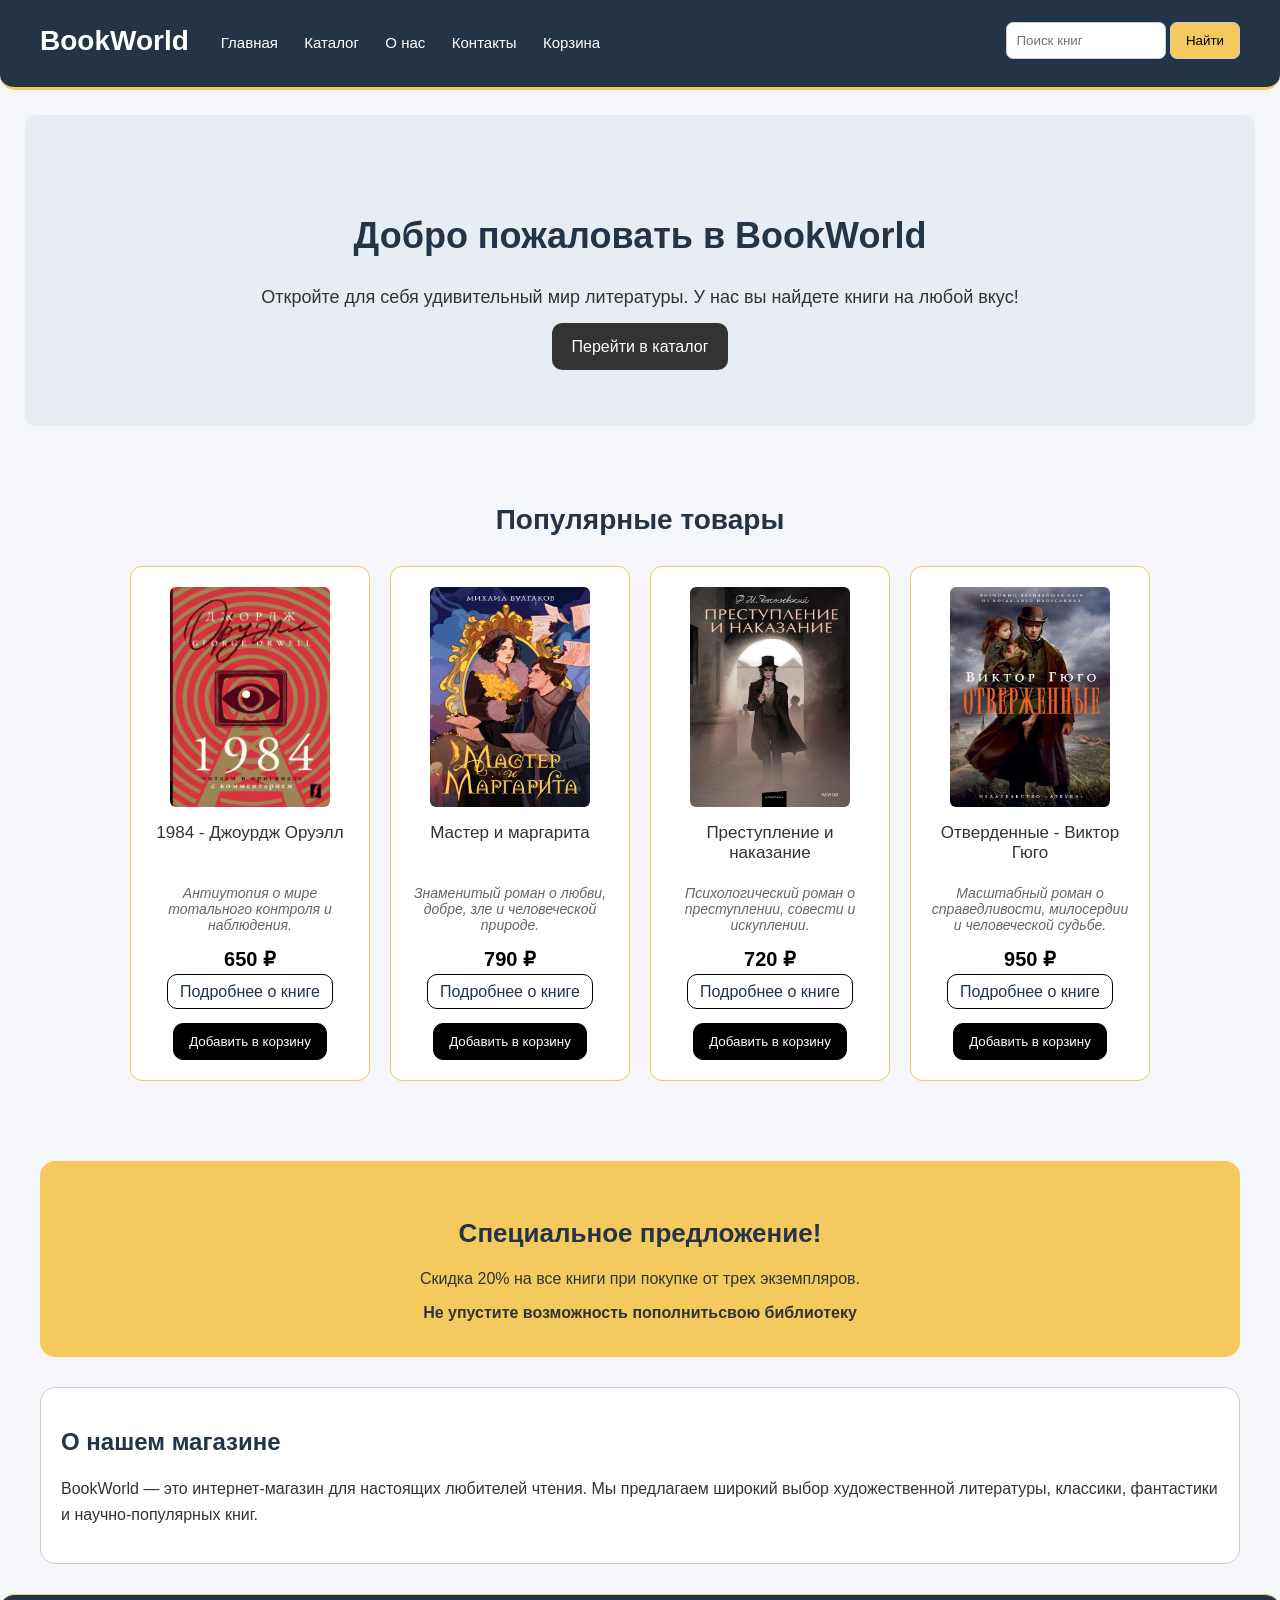
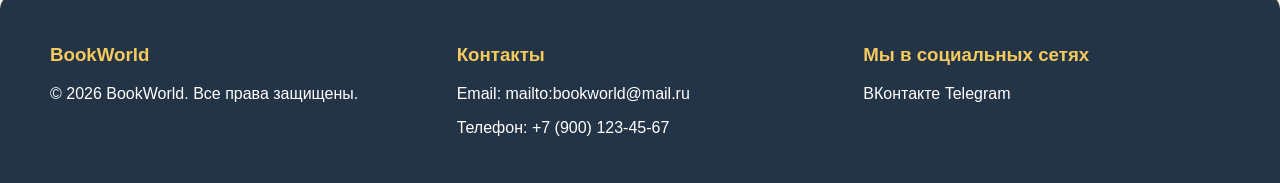
<file: Index.html>
<!DOCTYPE html>
<html lang="en">
<head>
    <meta charset="UTF-8">
    <meta name="viewport" content="width=device-width, initial-scale=1.0">
    <title>Document</title>
    <link href="https://fonts.googleapis.com/css2?family=Roboto:wght@400;500;700&display=swap" rel="stylesheet">
    <link rel="stylesheet" href="style.css">
</head>
<body>
    <header class="header">
        <div class="logo">BookWorld</div>

        <nav class="navigation">
            <a href="#">Главная</a>
            <a href="catalog.html">Каталог</a>
            <a href="#about">О нас</a>
            <a href="#contacts">Контакты</a>
            <a href="#cart">Корзина</a>
        </nav>

        <form class="search">
            <input type="text" placeholder="Поиск книг">
            <button type="submit">Найти</button>
        </form>
    </header>
    <main>
        <section class="welcome">
            <h1>Добро пожаловать в BookWorld</h1>
            <p> Откройте для себя удивительный мир литературы. У нас вы найдете книги на любой вкус!</p>
            <a href="#catalog" class="catalog-button">Перейти в каталог</a>
        </section>

        <section class="catalog">
            <h2>Популярные товары</h2>
            <div class="products">
                <article class="product"> 
                    <img src="1984.jpg" alt="1984 - Джоурдж Оруэлл">
                    <p class="product-title">1984 - Джоурдж Оруэлл</p>
                    <p class="product-summary">Антиутопия о мире тотального контроля и наблюдения. </p>
                    <p class="product-price"> 650 ₽</p>
                    <a href="book-1984.html" class="product-detail-link"> Подробнее о книге</a>
                    <p class="product-action"><button type="button">Добавить в корзину</button></p>
                </article>

                <article class="product">
                    <img src="master.jpg" alt="Мастер и маргарита">
                    <p class="product-title">Мастер и маргарита</p>
                    <p class="product-summary">Знаменитый роман о любви, добре, зле и человеческой природе.</p>
                    <p class="product-price">790 ₽</p>
                    <a href="book-master.html" class="product-detail-link">Подробнее о книге</a>
                    <p class="product-action"><button type="button">Добавить в корзину</button></p>

                </article>

                <article class="product">
                    <img src="prestyplenie.jpg" alt="Преступление и наказание">
                    <p class="product-title">Преступление и наказание</p>
                    <p class="product-summary">Психологический роман о преступлении, совести и искуплении. </p>
                    <p class="product-price">720 ₽</p>
                    <a href="book-prestuplenie.html" class="product-detail-link">Подробнее о книге</a>
                    <p class="product-action">
                        <button type="button">Добавить в корзину</button>
                    </p>
                </article>

                <article class="product">
                    <img src="miserable.jpg" alt="Отверженные">
                    <p class="product-title">Отверденные - Виктор Гюго </p>
                    <p class="product-summary">Масштабный роман о справедливости, милосердии и человеческой судьбе.</p>
                    <p class="product-price">950 ₽ </p>
                    <a href="book.miserable.html" class="product-detail-link">Подробнее о книге </a>
                    <p class="product-action"> <button type="button">Добавить в корзину</button></p>

                </article>

                

            </div>
        </section>

        <section class="promotion">
            <h2>Специальное предложение!</h2>
            <p>Скидка 20% на все книги при покупке от трех экземпляров.</p>
            <b>Не упустите возможность пополнитьсвою библиотеку</b>
        </section>

        <section class="about" id="about">
            <h2>О нашем магазине </h2>
            <p>
                BookWorld — это интернет-магазин для настоящих любителей чтения. Мы предлагаем широкий выбор художественной литературы, классики, фантастики и научно-популярных книг.
            
            </p>

        </section>
    </main>

    <footer class="footer" id="contacts">
        <div>
            <h3>BookWorld</h3>
            <p>© 2026 BookWorld. Все права защищены.</p>
        </div>

        <div>
            <h3>Контакты</h3>
            <p>
                Email:
                <a href="mailto:bookworld@mail.ru">mailto:bookworld@mail.ru</a>
            </p>

            <p>Телефон: <a href="tel:+79001234567">+7 (900) 123-45-67</a></p>

        </div>

        <div>
            <h3>Мы в социальных сетях</h3>
            <a href="#">ВКонтакте</a>
            <a href="#">Telegram</a>
        </div>
    </footer>
    
</body>
</html>
</file>
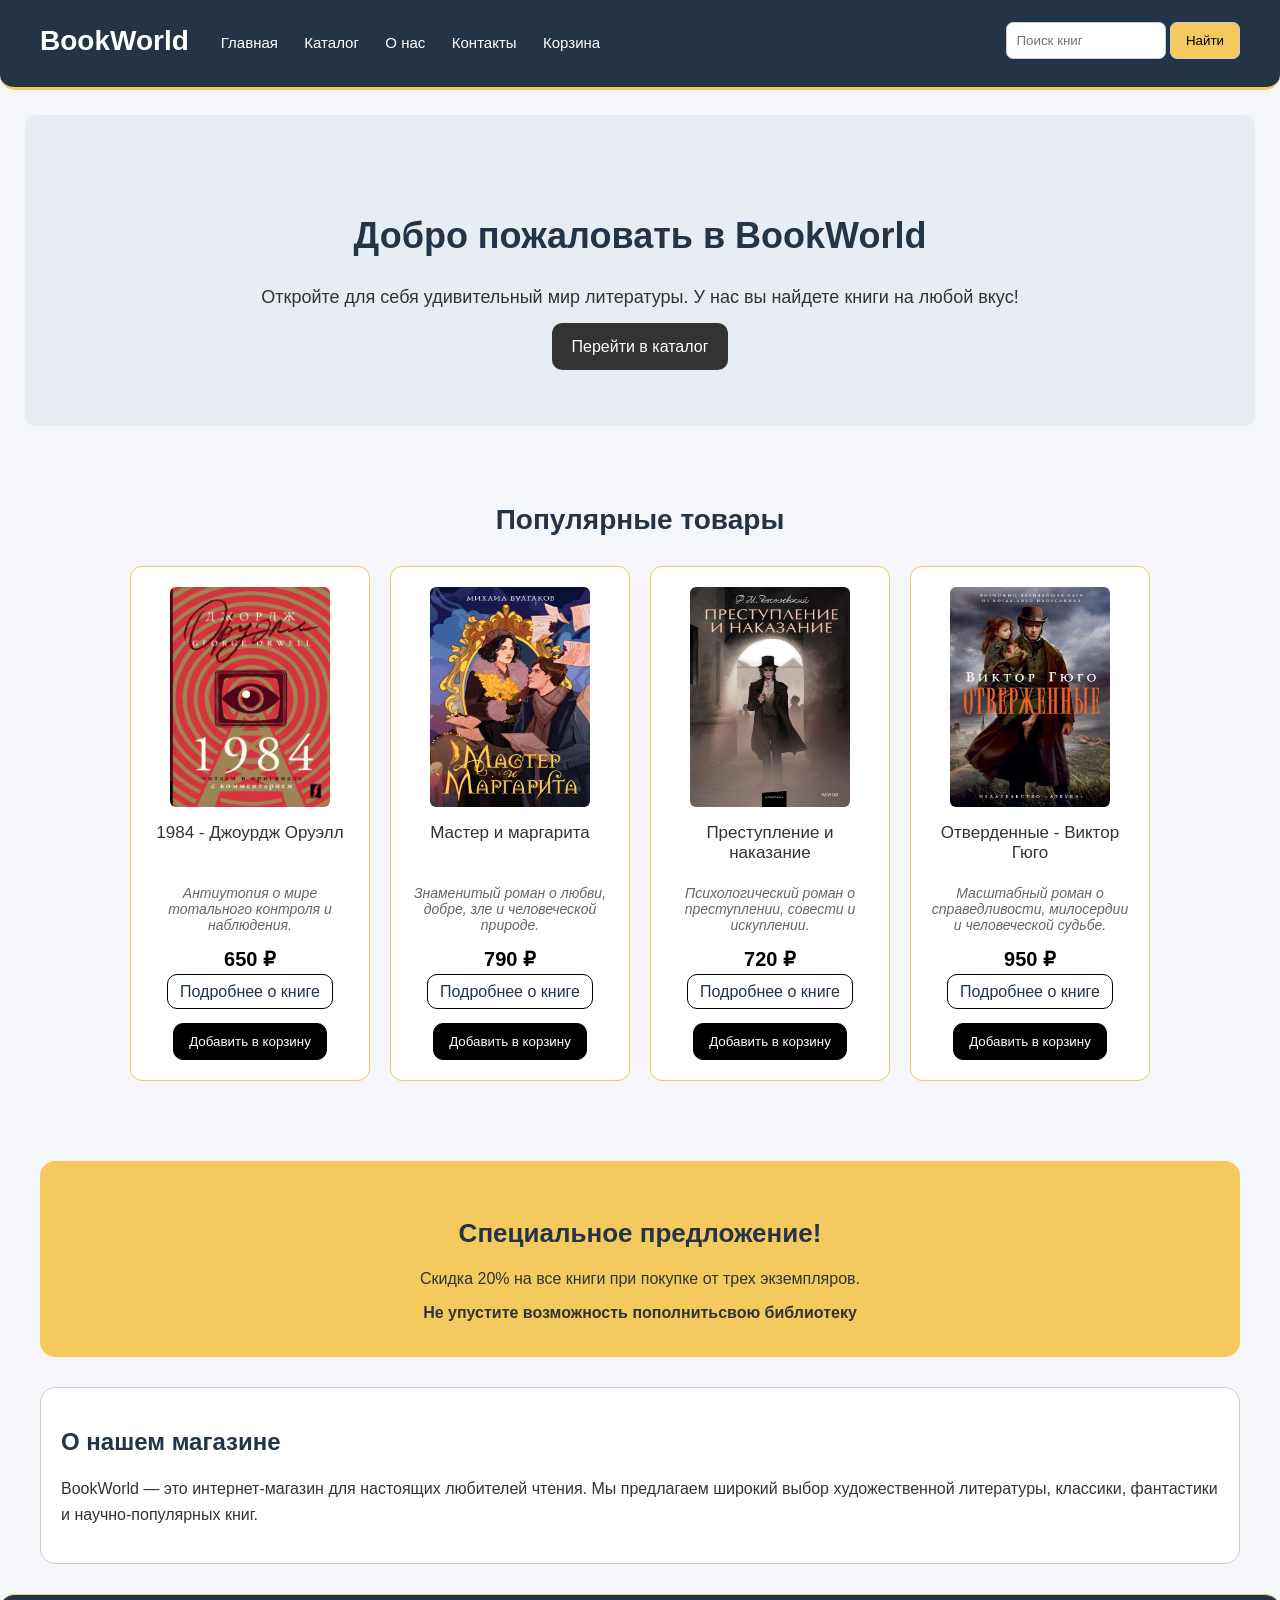
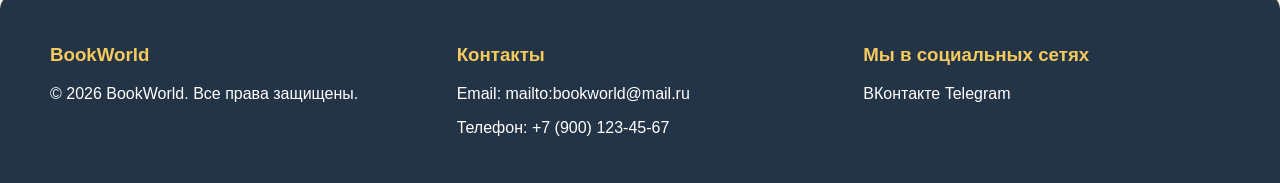
<file: index.html>
<!DOCTYPE html>
<html lang="en">
<head>
    <meta charset="UTF-8">
    <meta name="viewport" content="width=device-width, initial-scale=1.0">
    <title>Главная</title>
    <link href="https://fonts.googleapis.com/css2?family=Roboto:wght@400;500;700&display=swap" rel="stylesheet">
    <link rel="stylesheet" href="style.css">
</head>
<body>
    <header class="header">
        <div class="logo">BookWorld</div>

        <nav class="navigation">
            <a href="#">Главная</a>
            <a href="catalog.html">Каталог</a>
            <a href="#about">О нас</a>
            <a href="#contacts">Контакты</a>
            <a href="#cart">Корзина</a>
        </nav>

        <form class="search">
            <input type="text" placeholder="Поиск книг">
            <button type="submit">Найти</button>
        </form>
    </header>
    <main>
        <section class="welcome">
            <h1>Добро пожаловать в BookWorld</h1>
            <p> Откройте для себя удивительный мир литературы. У нас вы найдете книги на любой вкус!</p>
            <a href="#catalog" class="catalog-button">Перейти в каталог</a>
        </section>

        <section class="catalog">
            <h2>Популярные товары</h2>
            <div class="products">
                <article class="product"> 
                    <img src="1984.jpg" alt="1984 - Джоурдж Оруэлл">
                    <p class="product-title">1984 - Джоурдж Оруэлл</p>
                    <p class="product-summary">Антиутопия о мире тотального контроля и наблюдения. </p>
                    <p class="product-price"> 650 ₽</p>
                    <a href="book-1984.html" class="product-detail-link"> Подробнее о книге</a>
                    <p class="product-action"><button type="button">Добавить в корзину</button></p>
                </article>

                <article class="product">
                    <img src="master.jpg" alt="Мастер и маргарита">
                    <p class="product-title">Мастер и маргарита</p>
                    <p class="product-summary">Знаменитый роман о любви, добре, зле и человеческой природе.</p>
                    <p class="product-price">790 ₽</p>
                    <a href="book-master.html" class="product-detail-link">Подробнее о книге</a>
                    <p class="product-action"><button type="button">Добавить в корзину</button></p>

                </article>

                <article class="product">
                    <img src="prestyplenie.jpg" alt="Преступление и наказание">
                    <p class="product-title">Преступление и наказание</p>
                    <p class="product-summary">Психологический роман о преступлении, совести и искуплении. </p>
                    <p class="product-price">720 ₽</p>
                    <a href="book-prestuplenie.html" class="product-detail-link">Подробнее о книге</a>
                    <p class="product-action">
                        <button type="button">Добавить в корзину</button>
                    </p>
                </article>

                <article class="product">
                    <img src="miserable.jpg" alt="Отверженные">
                    <p class="product-title">Отверденные - Виктор Гюго </p>
                    <p class="product-summary">Масштабный роман о справедливости, милосердии и человеческой судьбе.</p>
                    <p class="product-price">950 ₽ </p>
                    <a href="book.miserable.html" class="product-detail-link">Подробнее о книге </a>
                    <p class="product-action"> <button type="button">Добавить в корзину</button></p>

                </article>

                

            </div>
        </section>

        <section class="promotion">
            <h2>Специальное предложение!</h2>
            <p>Скидка 20% на все книги при покупке от трех экземпляров.</p>
            <b>Не упустите возможность пополнитьсвою библиотеку</b>
        </section>

        <section class="about" id="about">
            <h2>О нашем магазине </h2>
            <p>
                BookWorld — это интернет-магазин для настоящих любителей чтения. Мы предлагаем широкий выбор художественной литературы, классики, фантастики и научно-популярных книг.
            
            </p>

        </section>
    </main>

    <footer class="footer" id="contacts">
        <div>
            <h3>BookWorld</h3>
            <p>© 2026 BookWorld. Все права защищены.</p>
        </div>

        <div>
            <h3>Контакты</h3>
            <p>
                Email:
                <a href="mailto:bookworld@mail.ru">mailto:bookworld@mail.ru</a>
            </p>

            <p>Телефон: <a href="tel:+79001234567">+7 (900) 123-45-67</a></p>

        </div>

        <div>
            <h3>Мы в социальных сетях</h3>
            <a href="#">ВКонтакте</a>
            <a href="#">Telegram</a>
        </div>
    </footer>
    
</body>
</html>
</file>
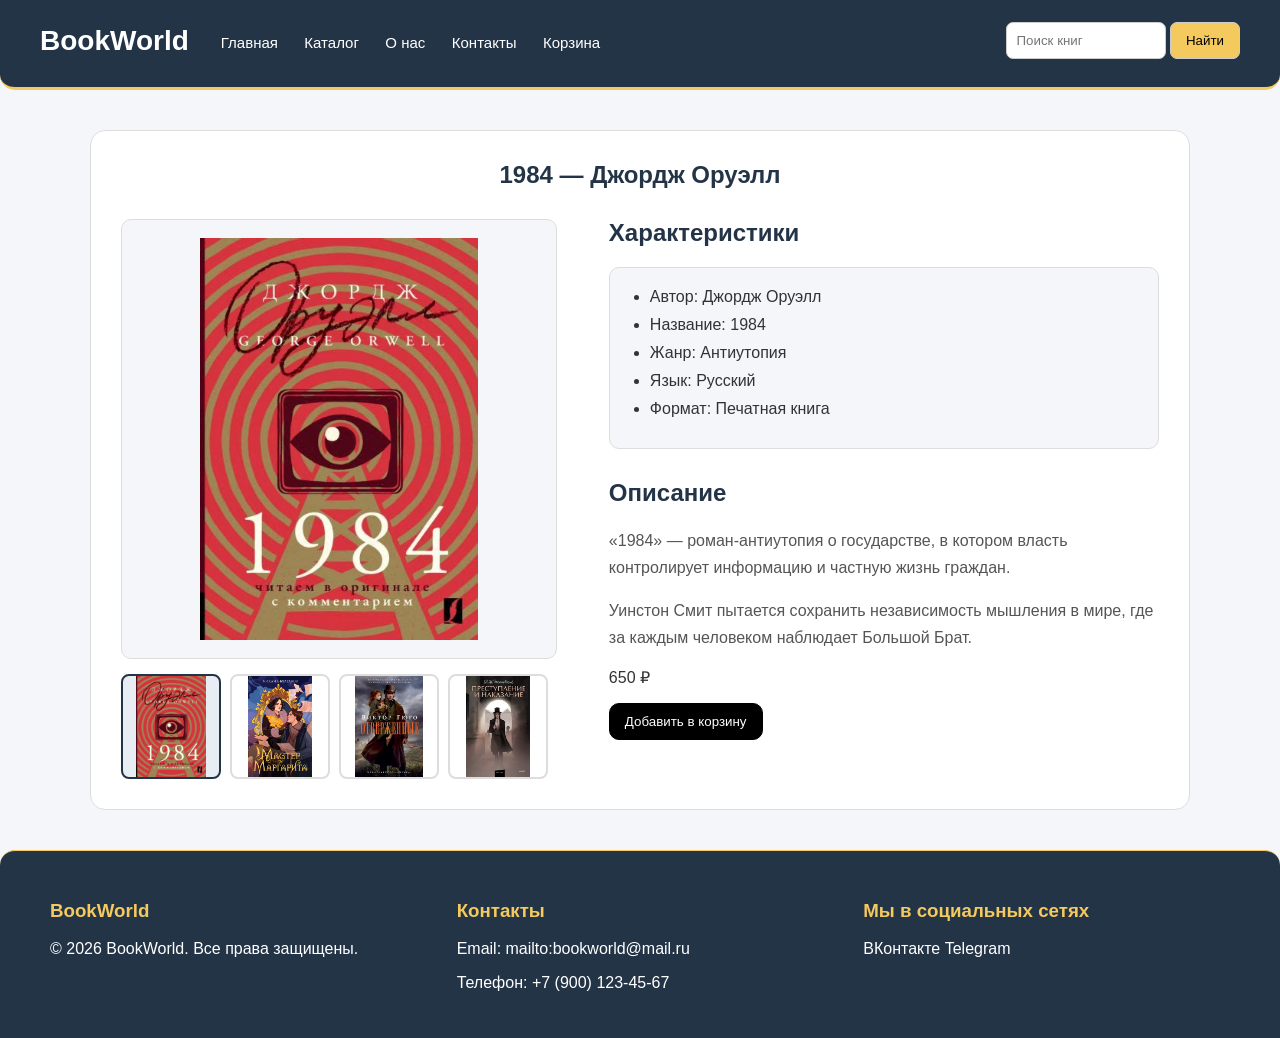
<file: book-1984.html>
<!DOCTYPE html>
<html lang="en">
<head>
    <meta charset="UTF-8">
    <meta name="viewport" content="width=device-width, initial-scale=1.0">
    <title>Document</title>
    <link href="https://fonts.googleapis.com/css2?family=Roboto:wght@400;500;700&display=swap" rel="stylesheet">
    <link rel="stylesheet" href="style.css">
</head>
<body>
     <header class="header">
        <div class="logo">BookWorld</div>

        <nav class="navigation">
            <a href="index.html">Главная</a>
            <a href="catalog.html">Каталог</a>
            <a href="#about">О нас</a>
            <a href="#contacts">Контакты</a>
            <a href="#cart">Корзина</a>
        </nav>

        <form class="search">
            <input type="text" placeholder="Поиск книг">
            <button type="submit">Найти</button>
        </form>
    </header>
    <main>
        <section class="book-detail">
            <h1 >1984 — Джордж Оруэлл</h1>
            <div class="book-gallary">
                <div class="gallary-stage">
                    <img src="1984.jpg" alt="1984">
                </div>
                <ul class="book-thumbnails">
                    <li class="selected">
                        <a href="book-1984.html">
                            <img src="1984.jpg" alt="1984">
                        </a>
                    </li>
                    <li >
                        <a href="book-master.html">
                            <img src="master.jpg" alt="Мастер и маргарита">
                        </a>
                    </li>
                    <li>
                        <a href="book.miserable.html">
                            <img src="miserable.jpg" alt="Отверженные">
                        </a>
                    </li>
                    <li>
                        <a href="book-prestuplenie.html">
                            <img src="prestyplenie.jpg" alt="Преступление и наказание">
                        </a>
                    </li>
                </ul>
            </div>
            <div class="book-info">
                <h2>Характеристики</h2>
                <ul class="book-characteristics">
                    <li>Автор: Джордж Оруэлл</li>
                    <li>Название: 1984</li>
                    <li>Жанр: Антиутопия</li>
                    <li>Язык: Русский</li>
                    <li>Формат: Печатная книга</li>
                </ul>
                <h2>Описание</h2>
                <p class="book-description">«1984» — роман-антиутопия о государстве, в котором власть контролирует информацию и частную жизнь граждан.</p>
                <p class="book-description">Уинстон Смит пытается сохранить независимость мышления в мире, где за каждым человеком наблюдает Большой Брат.</p>
                <p class="price">650 ₽</p>
                <button type="button" class="buy-button">Добавить в корзину</button>

            </div>
        </section>

    </main>
    <footer class="footer" id="contacts">
        <div>
            <h3>BookWorld</h3>
            <p>© 2026 BookWorld. Все права защищены.</p>
        </div>

        <div>
            <h3>Контакты</h3>
            <p>
                Email:
                <a href="mailto:bookworld@mail.ru">mailto:bookworld@mail.ru</a>
            </p>

            <p>Телефон: <a href="tel:+79001234567">+7 (900) 123-45-67</a></p>

        </div>

        <div>
            <h3>Мы в социальных сетях</h3>
            <a href="#">ВКонтакте</a>
            <a href="#">Telegram</a>
        </div>
    </footer>
</body>
</html>
</file>
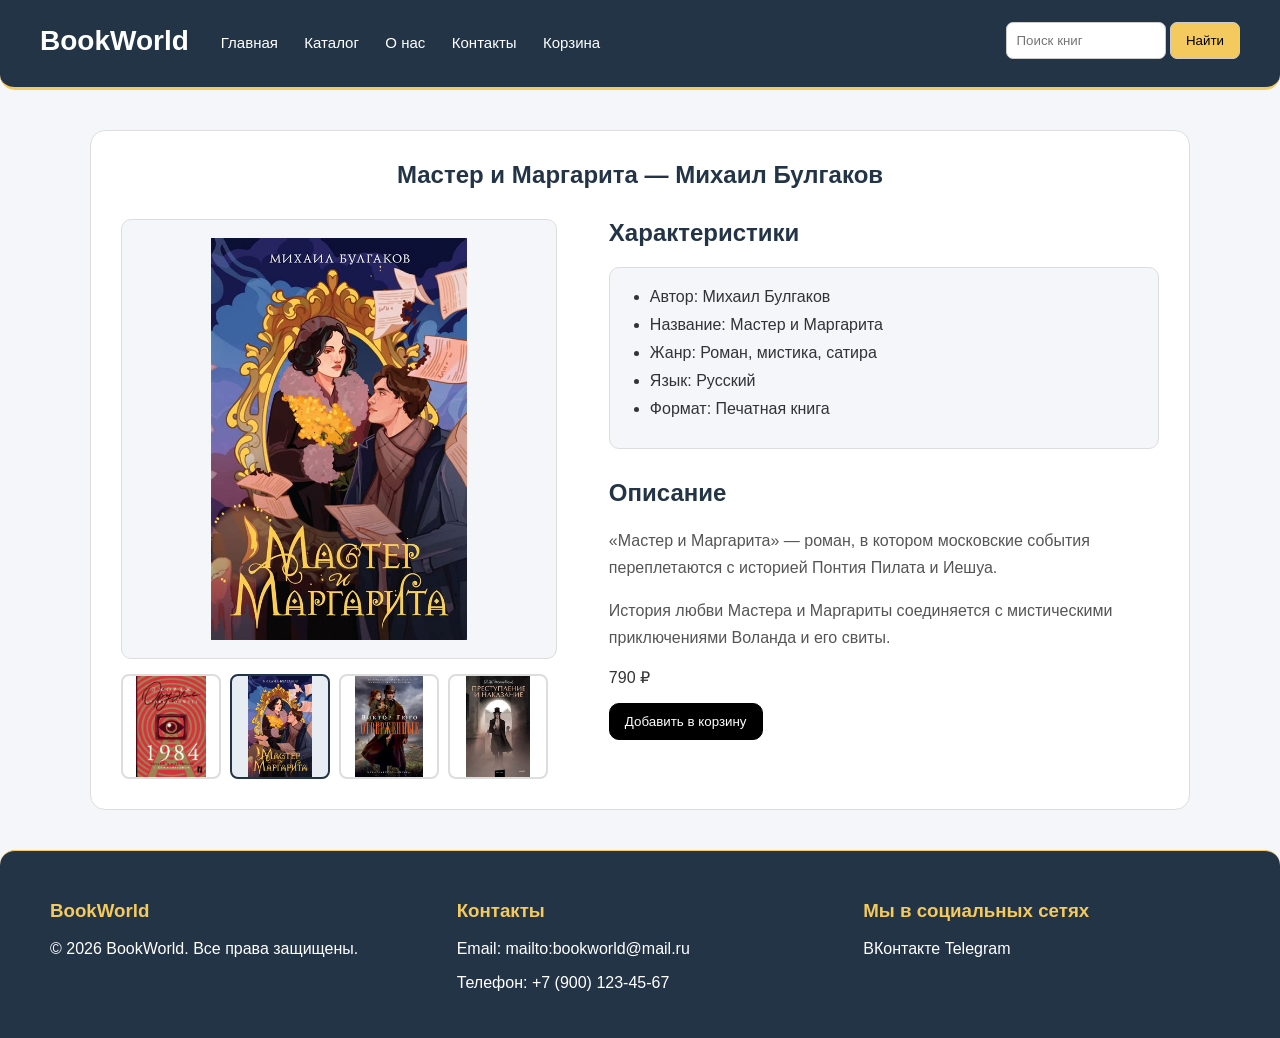
<file: book-master.html>
<!DOCTYPE html>
<html lang="en">
<head>
    <meta charset="UTF-8">
    <meta name="viewport" content="width=
    , initial-scale=1.0">
    <title>Document</title>
    <link href="https://fonts.googleapis.com/css2?family=Roboto:wght@400;500;700&display=swap" rel="stylesheet">
    <link rel="stylesheet" href="style.css">
</head>
<body>
     <header class="header">
        <div class="logo">BookWorld</div>

        <nav class="navigation">
            <a href="index.html">Главная</a>
            <a href="catalog.html">Каталог</a>
            <a href="#about">О нас</a>
            <a href="#contacts">Контакты</a>
            <a href="#cart">Корзина</a>
        </nav>

        <form class="search">
            <input type="text" placeholder="Поиск книг">
            <button type="submit">Найти</button>
        </form>
    </header>
    <main>
        <section class="book-detail">
            <h1 >Мастер и Маргарита — Михаил Булгаков</h1>
            <div class="book-gallary">
                <div class="gallary-stage">
                    <img src="master.jpg" alt="1984">
                </div>
                <ul class="book-thumbnails">
                    <li>
                        <a href="book-1984.html">
                            <img src="1984.jpg" alt="1984">
                        </a>
                    </li>
                    <li class="selected">
                        <a href="book-master.html">
                            <img src="master.jpg" alt="Мастер и маргарита">
                        </a>
                    </li>
                    <li>
                        <a href="book.miserable.html">
                            <img src="miserable.jpg" alt="Отверженные">
                        </a>
                    </li>
                    <li>
                        <a href="book-prestuplenie.html">
                            <img src="prestyplenie.jpg" alt="Преступление и наказание">
                        </a>
                    </li>
                </ul>
            </div>
            <div class="book-info">
                <h2>Характеристики</h2>
                <ul class="book-characteristics">
                    <li>Автор: Михаил Булгаков</li>
                    <li>Название: Мастер и Маргарита</li>
                    <li>Жанр: Роман, мистика, сатира</li>
                    <li>Язык: Русский</li>
                    <li>Формат: Печатная книга</li>
                </ul>
                <h2>Описание</h2>
                <p class="book-description">«Мастер и Маргарита» — роман, в котором московские события переплетаются с историей Понтия Пилата и Иешуа.</p>
                <p class="book-description">История любви Мастера и Маргариты соединяется с мистическими приключениями Воланда и его свиты.</p>
                <p class="price">790 ₽</p>
                <button type="button" class="buy-button">Добавить в корзину</button>
                
            </div>
        </section>

    </main>
    <footer class="footer" id="contacts">
        <div>
            <h3>BookWorld</h3>
            <p>© 2026 BookWorld. Все права защищены.</p>
        </div>

        <div>
            <h3>Контакты</h3>
            <p>
                Email:
                <a href="mailto:bookworld@mail.ru">mailto:bookworld@mail.ru</a>
            </p>

            <p>Телефон: <a href="tel:+79001234567">+7 (900) 123-45-67</a></p>

        </div>

        <div>
            <h3>Мы в социальных сетях</h3>
            <a href="#">ВКонтакте</a>
            <a href="#">Telegram</a>
        </div>
    </footer>
</body>
</html>
</file>
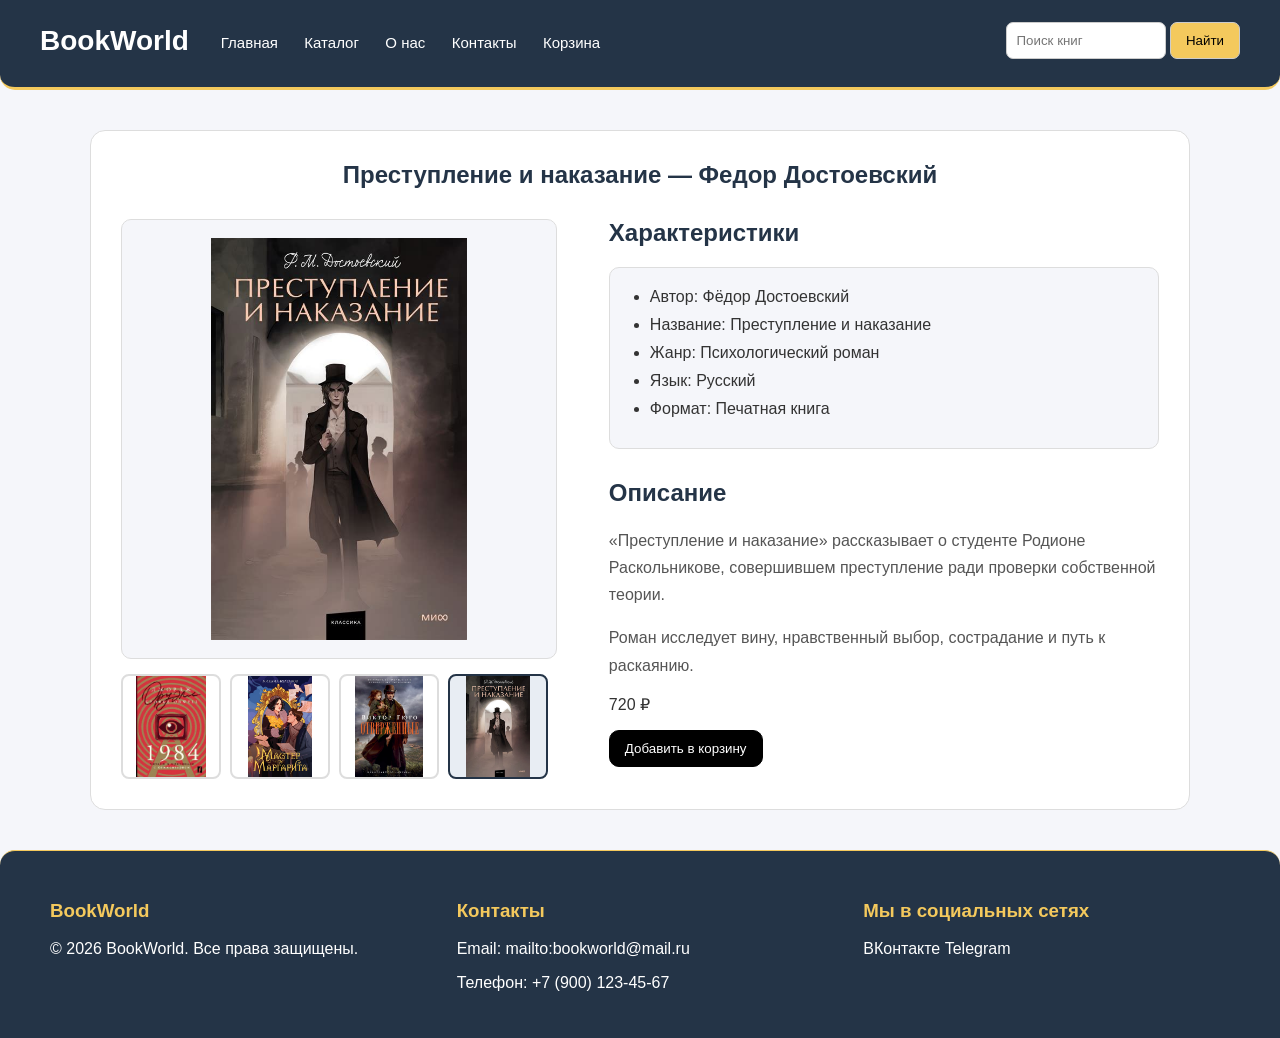
<file: book-prestuplenie.html>
<!DOCTYPE html>
<html lang="en">
<head>
    <meta charset="UTF-8">
    <meta name="viewport" content="width=device-width, initial-scale=1.0">
    <title>Document</title>
    <link href="https://fonts.googleapis.com/css2?family=Roboto:wght@400;500;700&display=swap" rel="stylesheet">
    <link rel="stylesheet" href="style.css">
</head>
<body>
     <header class="header">
        <div class="logo">BookWorld</div>

        <nav class="navigation">
            <a href="index.html">Главная</a>
            <a href="catalog.html">Каталог</a>
            <a href="#about">О нас</a>
            <a href="#contacts">Контакты</a>
            <a href="#cart">Корзина</a>
        </nav>

        <form class="search">
            <input type="text" placeholder="Поиск книг">
            <button type="submit">Найти</button>
        </form>
    </header>
    <main>
        <section class="book-detail">
            <h1 >Преступление и наказание — Федор Достоевский</h1>
            <div class="book-gallary">
                <div class="gallary-stage">
                    <img src="prestyplenie.jpg" alt="1984">
                </div>
                <ul class="book-thumbnails">
                    <li>
                        <a href="book-1984.html">
                            <img src="1984.jpg" alt="1984">
                        </a>
                    </li>
                    <li>
                        <a href="book-master.html">
                            <img src="master.jpg" alt="Мастер и маргарита">
                        </a>
                    </li>
                    <li>
                        <a href="book.miserable.html">
                            <img src="miserable.jpg" alt="Отверженные">
                        </a>
                    </li>
                    <li class="selected">
                        <a href="book-prestuplenie.html">
                            <img src="prestyplenie.jpg" alt="Преступление и наказание">
                        </a>
                    </li>
                </ul>
            </div>
            <div class="book-info">
                <h2>Характеристики</h2>
                <ul class="book-characteristics">
                    <li>Автор: Фёдор Достоевский</li>
                    <li>Название: Преступление и наказание</li>
                    <li>Жанр: Психологический роман</li>
                    <li>Язык: Русский</li>
                    <li>Формат: Печатная книга</li>
                </ul>
                <h2>Описание</h2>
                <p class="book-description">«Преступление и наказание» рассказывает о студенте Родионе Раскольникове, совершившем преступление ради проверки собственной теории.</p>
                <p class="book-description">Роман исследует вину, нравственный выбор, сострадание и путь к раскаянию.</p>
                <p class="price">720 ₽</p>
                <button type="button" class="buy-button">Добавить в корзину</button>
                
            </div>
        </section>

    </main>
    <footer class="footer" id="contacts">
        <div>
            <h3>BookWorld</h3>
            <p>© 2026 BookWorld. Все права защищены.</p>
        </div>

        <div>
            <h3>Контакты</h3>
            <p>
                Email:
                <a href="mailto:bookworld@mail.ru">mailto:bookworld@mail.ru</a>
            </p>

            <p>Телефон: <a href="tel:+79001234567">+7 (900) 123-45-67</a></p>

        </div>

        <div>
            <h3>Мы в социальных сетях</h3>
            <a href="#">ВКонтакте</a>
            <a href="#">Telegram</a>
        </div>
    </footer>
</body>
</html>
</file>
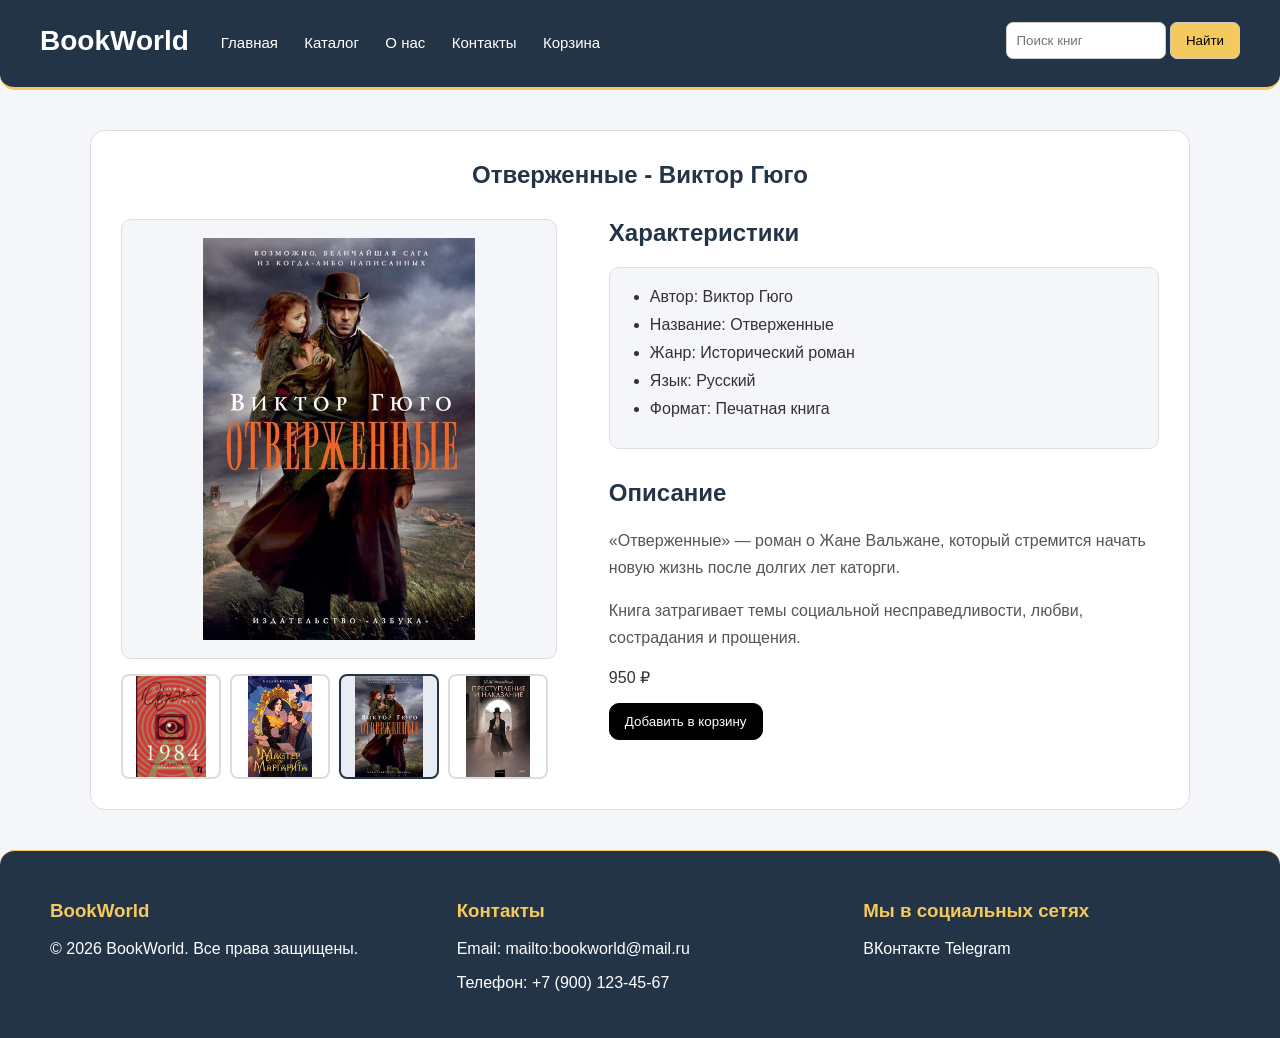
<file: book.miserable.html>
<!DOCTYPE html>
<html lang="en">
<head>
    <meta charset="UTF-8">
    <meta name="viewport" content="width=device-width, initial-scale=1.0">
    <title>Document</title>
    <link href="https://fonts.googleapis.com/css2?family=Roboto:wght@400;500;700&display=swap" rel="stylesheet">
    <link rel="stylesheet" href="style.css">
</head>
<body>



     <header class="header">
        <div class="logo">BookWorld</div>

        <nav class="navigation">
            <a href="index.html">Главная</a>
            <a href="catalog.html">Каталог</a>
            <a href="#about">О нас</a>
            <a href="#contacts">Контакты</a>
            <a href="#cart">Корзина</a>
        </nav>

        <form class="search">
            <input type="text" placeholder="Поиск книг">
            <button type="submit">Найти</button>
        </form>
    </header>
    <main>
        <section class="book-detail">
            <h1 >Отверженные - Виктор Гюго</h1>
            <div class="book-gallary">
                <div class="gallary-stage">
                    <img src="miserable.jpg" alt="1984">
                </div>
                <ul class="book-thumbnails">
                    <li>
                        <a href="book-1984.html">
                            <img src="1984.jpg" alt="1984">
                        </a>
                    </li>
                    <li>
                        <a href="book-master.html">
                            <img src="master.jpg" alt="Мастер и маргарита">
                        </a>
                    </li>
                    <li class="selected">
                        <a href="book.miserable.html">
                            <img src="miserable.jpg" alt="Отверженные">
                        </a>
                    </li>
                    <li>
                        <a href="book-prestuplenie.html">
                            <img src="prestyplenie.jpg" alt="Преступление и наказание">
                        </a>
                    </li>
                </ul>
            </div>
            <div class="book-info">
                <h2>Характеристики</h2>
                <ul class="book-characteristics">
                    <li>Автор: Виктор Гюго</li>
                    <li>Название: Отверженные</li>
                    <li>Жанр: Исторический роман</li>
                    <li>Язык: Русский</li>
                    <li>Формат: Печатная книга</li>
                </ul>
                <h2>Описание</h2>
                <p class="book-description">«Отверженные» — роман о Жане Вальжане, который стремится начать новую жизнь после долгих лет каторги.</p>
                <p class="book-description">Книга затрагивает темы социальной несправедливости, любви, сострадания и прощения.</p>
                <p class="price">950 ₽</p>
                <button type="button" class="buy-button">Добавить в корзину</button>
                
            </div>
        </section>

    </main>
    <footer class="footer" id="contacts">
        <div>
            <h3>BookWorld</h3>
            <p>© 2026 BookWorld. Все права защищены.</p>
        </div>

        <div>
            <h3>Контакты</h3>
            <p>
                Email:
                <a href="mailto:bookworld@mail.ru">mailto:bookworld@mail.ru</a>
            </p>

            <p>Телефон: <a href="tel:+79001234567">+7 (900) 123-45-67</a></p>

        </div>

        <div>
            <h3>Мы в социальных сетях</h3>
            <a href="#">ВКонтакте</a>
            <a href="#">Telegram</a>
        </div>
    </footer>
</body>
</html>
</file>
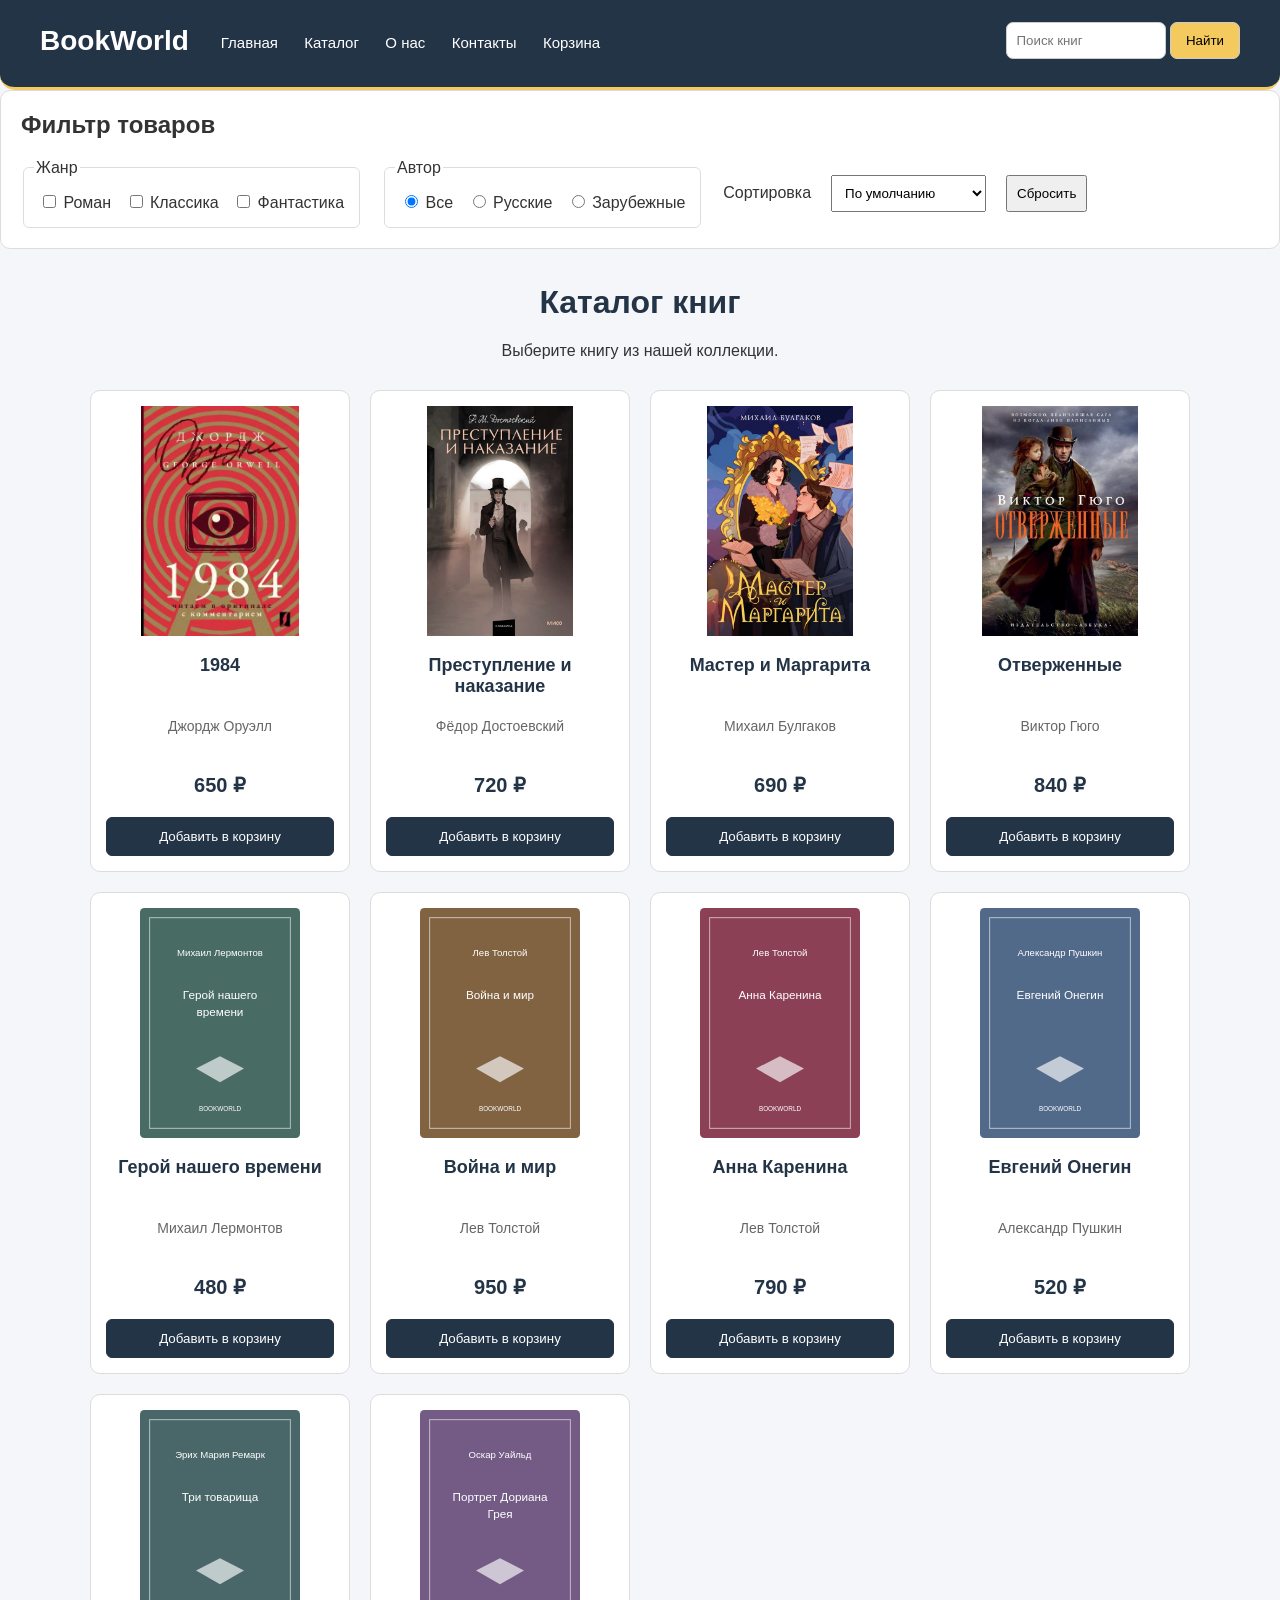
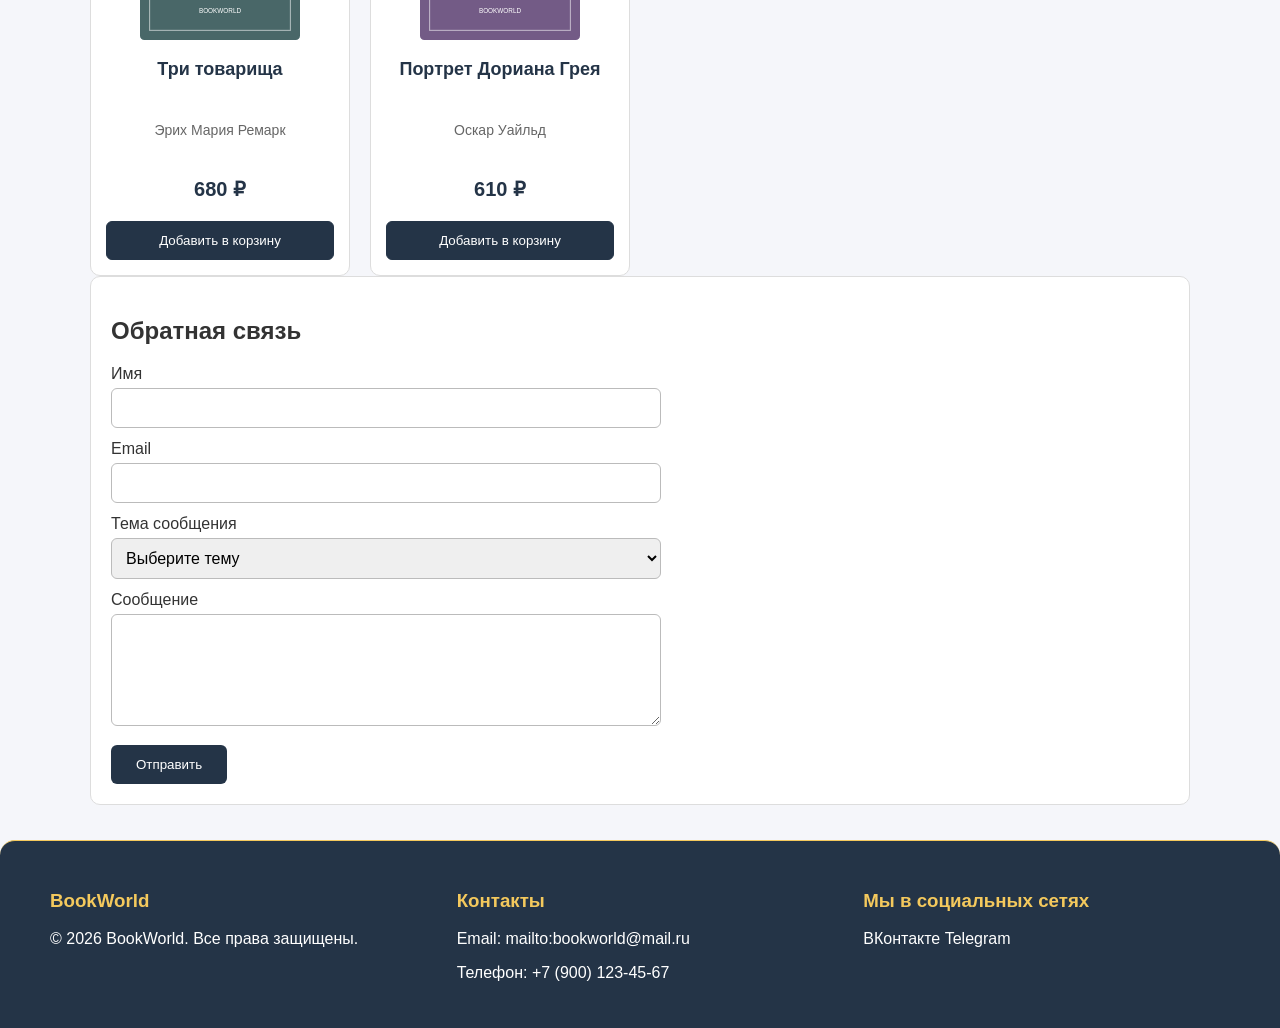
<file: catalog.html>
<!DOCTYPE html>
<html lang="ru">
<head>
    <meta charset="UTF-8">
    <meta name="viewport" content="width=device-width, initial-scale=1.0">
    <title>Каталог книг — BookWorld</title>
    <link rel="stylesheet" href="style.css">
</head>
<body>
    <header class="header">
        <div class="logo">BookWorld</div>

        <nav class="navigation">
            <a href="index.html">Главная</a>
            <a href="#catalog">Каталог</a>
            <a href="#about">О нас</a>
            <a href="#contacts">Контакты</a>
            <a href="#cart">Корзина</a>
        </nav>

        <form class="search">
            <input type="text" placeholder="Поиск книг">
            <button type="submit">Найти</button>
        </form>
    </header>

     <section class="filters" aria-label="Фильтр книг">
            <h2 class="filters__title">Фильтр товаров</h2>

            <form class="filters__form" id="filter-form">
                <fieldset class="filters__group">
                    <legend>Жанр</legend>
                    <label><input type="checkbox" name="genre" value="roman"> Роман</label>
                    <label><input type="checkbox" name="genre" value="klassika"> Классика</label>
                    <label><input type="checkbox" name="genre" value="fantastika"> Фантастика</label>
                </fieldset>

                <fieldset class="filters__group">
                    <legend>Автор</legend>
                    <label><input type="radio" name="author" value="all" checked> Все</label>
                    <label><input type="radio" name="author" value="russian"> Русские</label>
                    <label><input type="radio" name="author" value="foreign"> Зарубежные</label>
                </fieldset>

                <label class="filters__sort" for="sort">Сортировка</label>
                <select id="sort" name="sort">
                    <option value="default">По умолчанию</option>
                    <option value="asc">Сначала дешёвые</option>
                    <option value="desc">Сначала дорогие</option>
                </select>

                <button class="filters__reset" type="reset">Сбросить</button>
            </form>
            
        </section>

    <main class="catallog">
        <h1 class="catalog__title">Каталог книг</h1>
        <p class="catalog__description">Выберите книгу из нашей коллекции.</p>

        <section class="catalog__products">
            <article class="product-card">
                <img class="product-card__image" src="1984.jpg" alt="Обложка книги 1984">
                <h2 class="product-card__title">1984</h2>
                <p class="product-card__author">Джордж Оруэлл</p>
                <p class="product-card__price">650 ₽</p>
                <button class="product-card__button" type="button">Добавить в корзину</button>
            </article>
            <article class="product-card">
                <img class="product-card__image" src="prestyplenie.jpg" alt="Обложка книги Преступление и наказание">
                <h2 class="product-card__title">Преступление и наказание</h2>
                <p class="product-card__author">Фёдор Достоевский</p>
                <p class="product-card__price">720 ₽</p>
                <button class="product-card__button" type="button">Добавить в корзину</button>
            </article>
            <article class="product-card">
                <img class="product-card__image" src="master.jpg" alt="Обложка книги Мастер и Маргарита">
                <h2 class="product-card__title">Мастер и Маргарита</h2>
                <p class="product-card__author">Михаил Булгаков</p>
                <p class="product-card__price">690 ₽</p>
                <button class="product-card__button" type="button">Добавить в корзину</button>
            </article>
            <article class="product-card">
                <img class="product-card__image" src="miserable.jpg" alt="Обложка книги Отверженные">
                <h2 class="product-card__title">Отверженные</h2>
                <p class="product-card__author">Виктор Гюго</p>
                <p class="product-card__price">840 ₽</p>
                <button class="product-card__button" type="button">Добавить в корзину</button>
            </article>
            <article class="product-card">
                <img class="product-card__image" src="book5.svg" alt="Обложка книги Герой нашего времени">
                <h2 class="product-card__title">Герой нашего времени</h2>
                <p class="product-card__author">Михаил Лермонтов</p>
                <p class="product-card__price">480 ₽</p>
                <button class="product-card__button" type="button">Добавить в корзину</button>
            </article>
            <article class="product-card">
                <img class="product-card__image" src="book6.svg" alt="Обложка книги Война и мир">
                <h2 class="product-card__title">Война и мир</h2>
                <p class="product-card__author">Лев Толстой</p>
                <p class="product-card__price">950 ₽</p>
                <button class="product-card__button" type="button">Добавить в корзину</button>
            </article>
            <article class="product-card">
                <img class="product-card__image" src="book7.svg" alt="Обложка книги Анна Каренина">
                <h2 class="product-card__title">Анна Каренина</h2>
                <p class="product-card__author">Лев Толстой</p>
                <p class="product-card__price">790 ₽</p>
                <button class="product-card__button" type="button">Добавить в корзину</button>
            </article>
            <article class="product-card">
                <img class="product-card__image" src="book8.svg" alt="Обложка книги Евгений Онегин">
                <h2 class="product-card__title">Евгений Онегин</h2>
                <p class="product-card__author">Александр Пушкин</p>
                <p class="product-card__price">520 ₽</p>
                <button class="product-card__button" type="button">Добавить в корзину</button>
            </article>
            <article class="product-card">
                <img class="product-card__image" src="book9.svg" alt="Обложка книги Три товарища">
                <h2 class="product-card__title">Три товарища</h2>
                <p class="product-card__author">Эрих Мария Ремарк</p>
                <p class="product-card__price">680 ₽</p>
                <button class="product-card__button" type="button">Добавить в корзину</button>
            </article>
            <article class="product-card">
                <img class="product-card__image" src="book10.svg" alt="Обложка книги Портрет Дориана Грея">
                <h2 class="product-card__title">Портрет Дориана Грея</h2>
                <p class="product-card__author">Оскар Уайльд</p>
                <p class="product-card__price">610 ₽</p>
                <button class="product-card__button" type="button">Добавить в корзину</button>
            </article>
        </section>

        <section class="feedback" id="feedback">
            <h2>Обратная связь</h2>

            <form class="feedback__form" id="feedback-form">
                <label for="name">Имя</label>
                <input id="name" name="name" type="text" required>

                <label for="email">Email</label>
                <input id="email" name="email" type="email" required>

                <label for="subject">Тема сообщения</label>
                <select id="subject" name="subject" required>
                    <option value="">Выберите тему</option>
                    <option value="order">Вопрос о заказе</option>
                    <option value="delivery">Доставка</option>
                    <option value="other">Другое</option>
                </select>

                <label for="message">Сообщение</label>
                <textarea id="message" name="message" rows="5" required></textarea>

                <button class="feedback__button" type="submit">Отправить</button>
            </form>
        </section>
    </main>

     <footer class="footer" id="contacts">
        <div>
            <h3>BookWorld</h3>
            <p>© 2026 BookWorld. Все права защищены.</p>
        </div>

        <div>
            <h3>Контакты</h3>
            <p>
                Email:
                <a href="mailto:bookworld@mail.ru">mailto:bookworld@mail.ru</a>
            </p>

            <p>Телефон: <a href="tel:+79001234567">+7 (900) 123-45-67</a></p>

        </div>

        <div>
            <h3>Мы в социальных сетях</h3>
            <a href="#">ВКонтакте</a>
            <a href="#">Telegram</a>
        </div>
    </footer>
</body>
</html>
</file>
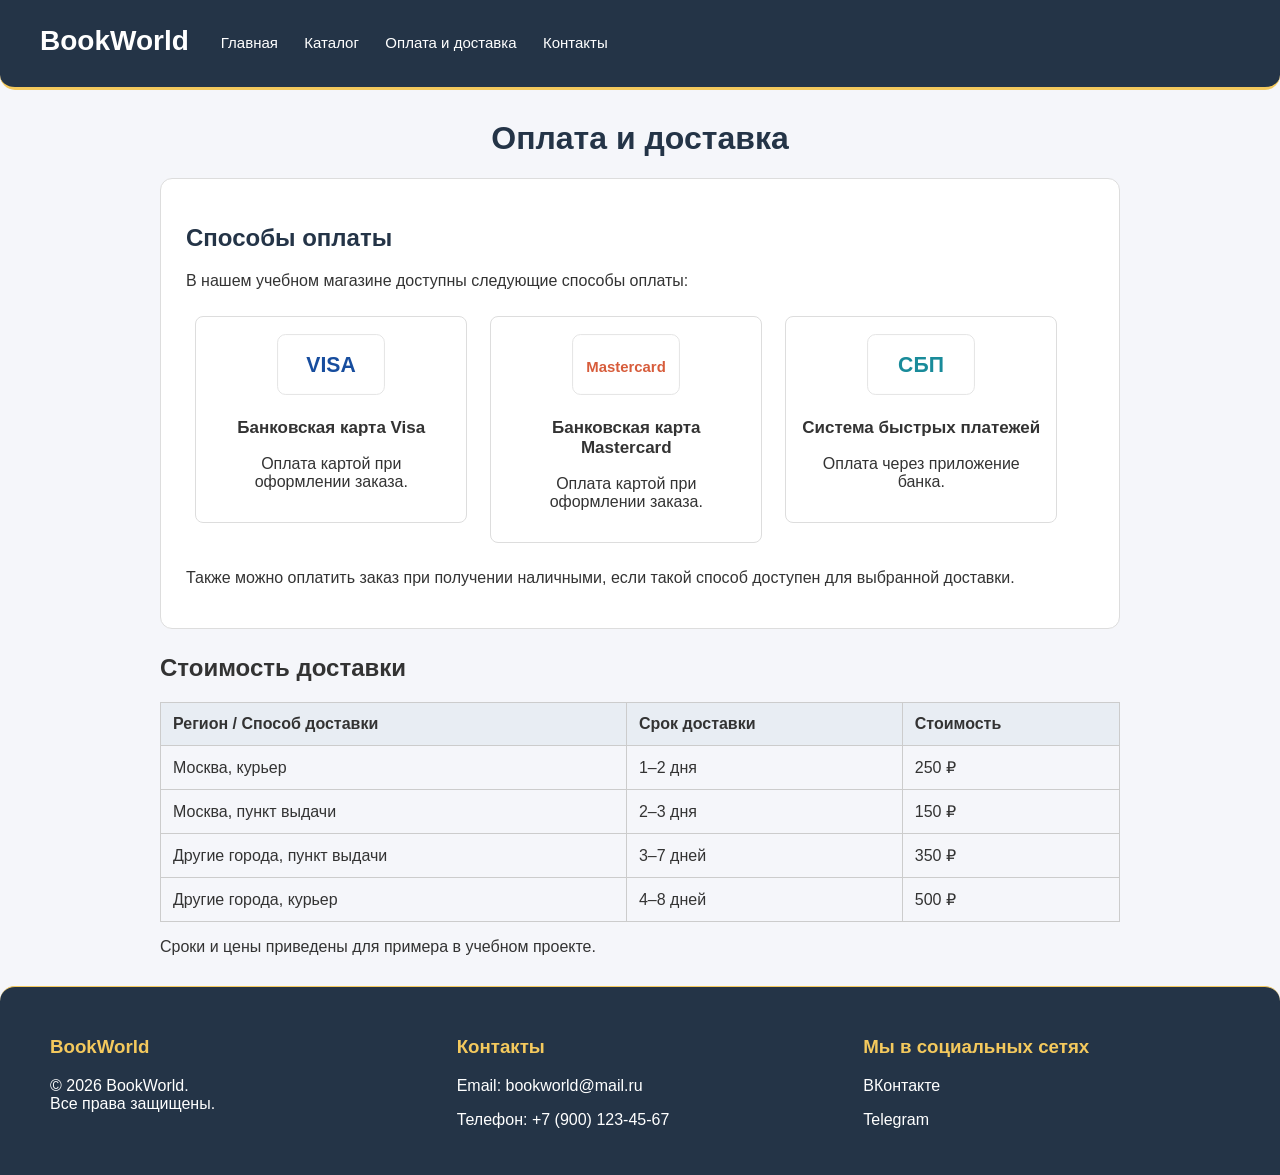
<file: info.html>
<!DOCTYPE html>
<html lang="ru">
 <head>
  <meta charset="utf-8"/>
  <meta content="width=device-width, initial-scale=1.0" name="viewport"/>
  <title>Оплата и доставка — BookWorld</title>
  <link href="style.css" rel="stylesheet"/>
 </head>
 <body>
  <header class="header">
   <div class="logo">
    BookWorld
   </div>
   <nav class="navigation">
    <a href="index.html">Главная</a>
    <a href="catalog.html">Каталог</a>
    <a href="info.html">Оплата и доставка</a>
    <a href="#contacts">Контакты</a>
   </nav>
  </header>
  <main class="main-info">
   <h1>Оплата и доставка</h1>
   <section class="payment-section">
    <h2>Способы оплаты</h2>
    <p>В нашем учебном магазине доступны следующие способы оплаты:</p>
    <div class="payment">
     <img alt="Visa" src="visa.svg"/>
     <h3>Банковская карта Visa</h3>
     <p>Оплата картой при оформлении заказа.</p>
    </div>
    <div class="payment">
     <img alt="Mastercard" src="mastercard.svg"/>
     <h3>Банковская карта Mastercard</h3>
     <p>Оплата картой при оформлении заказа.</p>
    </div>
    <div class="payment">
     <img alt="СБП" src="sbp.svg"/>
     <h3>Система быстрых платежей</h3>
     <p>Оплата через приложение банка.</p>
    </div>
    <p>Также можно оплатить заказ при получении наличными, если такой способ доступен для выбранной доставки.</p>
   </section>
   <section>
    <h2>Стоимость доставки</h2>
    <table>
     <tr>
      <th>Регион / Способ доставки</th>
      <th>Срок доставки</th>
      <th>Стоимость</th>
     </tr>
     <tr>
      <td>Москва, курьер</td>
      <td>1–2 дня</td>
      <td>250 ₽</td>
     </tr>
     <tr>
      <td>Москва, пункт выдачи</td>
      <td>2–3 дня</td>
      <td>150 ₽</td>
     </tr>
     <tr>
      <td>Другие города, пункт выдачи</td>
      <td>3–7 дней</td>
      <td>350 ₽</td>
     </tr>
     <tr>
      <td>Другие города, курьер</td>
      <td>4–8 дней</td>
      <td>500 ₽</td>
     </tr>
    </table>
    <p>Сроки и цены приведены для примера в учебном проекте.</p>
   </section>
  </main>
  <footer class="footer" id="contacts">
   <div>
    <h3>BookWorld</h3>
    <p>
     © 2026 BookWorld.
     <br/>
     Все права защищены.
    </p>
   </div>
   <div>
    <h3>Контакты</h3>
    <p>
     Email:
     <a href="mailto:bookworld@mail.ru">bookworld@mail.ru</a>
    </p>
    <p>
     Телефон:
     <a href="tel:+79001234567">+7 (900) 123-45-67</a>
    </p>
   </div>
   <div>
    <h3>Мы в социальных сетях</h3>
    <p>
     <a href="#">ВКонтакте</a>
    </p>
    <p>
     <a href="#">Telegram</a>
    </p>
   </div>
  </footer>
 </body>
</html>
</file>
<file: style.css>
*{
    box-sizing: border-box;
}

body{
    
    margin: 0;
    font-family: Arial, Helvetica, sans-serif;
    background-color: #f5f6fa;
    color: #333;
}

.header{
    padding: 20px 40px;
    background-color: #243447;
    border-bottom: 3px solid #f4c95d;
    border-radius: 0 0 15px 15px;
    overflow: hidden;
    
}

.logo{
    float: left;
    margin: 5px 28px 10px 0;
    color: white;
    font-size: 28px;
    font-weight: bold;

}


.navigation{
    float: left;
    margin: 14px 0 10px;
}

.navigation a{
    margin-right: 14px;
    padding: 7px 4px;
    color: white;
    font-size: 15px;
    text-decoration: none;
    
}


.navigation a:hover{
    color: #f4c95d;
    border-bottom-color: #f4c95d;

}

.search{
    float: right;
    margin: 2px 0 8px;
}

.search input{
    width: 160px;
    padding: 10px;
    border: 1px solid #ccc;
    border-radius: 7px ;
}

.search button{
    padding: 10px 15px;
    background-color: #f4c95d;
    border: 1px solid #ccc;
    border-radius: 7px;
    cursor: pointer;

}

.welcome{
    margin: 25px;
    padding: 70px 20px;
    background-color: #e8edf3;
    border-radius: 10px;
    text-align: center;

}

.welcome h1{
    color: #243447;
    font-size: 36px;
}

.welcome p{
    font-size: 18px;
    margin-bottom: 30px;
}

.catalog-button{
    text-decoration: none;
    padding: 15px 20px;
    background-color: #333;
    color: white;
    border-radius: 10px;
}

.catalog{
    padding: 30px 40px;


}

.catalog h2{
   text-align: center; 
   margin-bottom: 30px;
   font-size: 28px;
   color: #243447;
}

.catalog .products{
    max-width: 1040px;
    margin: 0 auto;
    overflow: hidden;
}

.catalog .product{
    float: left;
    margin: 0 10px 20px;
    min-height: 505px;
    width: 240px;
    padding: 20px;
    background-color: white;
    border: 1px solid #f4c95d;
    border-radius: 12px;
    text-align: center;
}

.catalog img{
    width: 160px;
    height: 220px;
    margin-bottom: 12px;
    border-radius: 6px;
}

.catalog .product-title{
    height: 55px;
    margin: 0 0 7px;
    font-size: 17px;
}

.catalog .product-summary{
    font-style: italic;
    height: 50px;
    font-size: 14px;
    color: #666;
    margin: 0 0 6px;
}

.product .product-price{
    font-size: 20px;
    margin: 12px 0;
    color: black;
    font-weight: bold;
}

.product .product-detail-link{
    font-size: 16px;
    padding: 8px 12px;
    border-radius: 10px;
    background-color: white;
    border: 1px solid black;
    text-decoration: none;
    color: #243447;
}

.product .product-action{
    margin: 22px 0 0; 
}

.product-action button, .buy-button{
    padding: 10px 15px;
    border: 1px solid black;
    border-radius: 10px;
    cursor: pointer;
    background-color: black;
    color: white;
}

.product-action button:hover, .buy-button:hover{
    background-color: #3d5875;
}

.product-detail-link:hover{
    background-color: black;
    color: white;
}

.promotion{
    margin: 30px 40px;
    padding: 35px;
    text-align: center;
    background-color: #f4c95d;
    border-radius: 15px;
}

.promotion h2{
    color: #243447;
    font-size: 26px;
}

.about{
    margin: 30px 40px;
    padding: 20px;
    background-color: white;
    border: 1px solid #ccc;
    border-radius: 15px;
}

.about h2{
    color: #243447;
}

.about p{
    line-height: 1.6;
}

.footer{
    padding: 30px;
    overflow: hidden;
    background-color: #243447;
    border-top: 1px solid #f4c95d;
    border-radius: 15px 15px 0 0;
    color: white;
}

.footer > div{
    float: left;
    padding: 0 20px;
    width: 33.33%;

}

.footer h3{
    color: #f4c95d;
}

.footer a{
    text-decoration: none;
    overflow-wrap: anywhere;
    color: white;
}

.footer a:hover{
    color: #f4c95d;
}

.book-detail{
    max-width: 1100px;
    margin: 40px auto;
    padding: 30px;
    background-color: white;
    border: 1px solid #ddd;
    border-radius: 15px;
    overflow: hidden;
}

.book-detail h1{
    text-align: center;
    margin: 0  0 30px;
    color: #243447;
}
.book-gallary{
    float: left;
    width: 42%;
    margin-right: 5%;
}

.gallary-stage{
    height: 440px;
    padding: 18px;
    border: 1px solid #ddd;
    background-color: #f5f6fa;
    border-radius: 10px;
}

.gallary-stage img{
    width: 100%;
    height: 100%;
    object-fit: contain;
}

.book-thumbnails {
    margin: 15px 0 0;
    padding: 0;
    list-style: none;
    overflow: hidden;
}

.book-thumbnails li {
    float: left;
    width: 23%;
    height: 105px;
    margin-right: 2%;
    border: 2px solid #ddd;
    border-radius: 8px;
    overflow: hidden;
    
}
.book-thumbnails li:last-child {
    margin-right: 0;
}
.book-thumbnails img {
    width: 100%;
    height: 100%;
    object-fit: contain;
}

.book-thumbnails li:hover,
.book-thumbnails li.selected {
    background-color: #e8edf3;
    border-color: #243447;
}

.book-thumbnails li:hover img {
    opacity: 0.8;
}
.book-info {
    margin-left: 47%;
}

.book-info h2 {
    margin-top: 0;
    color: #243447;
}

.book-characteristics {
    margin-bottom: 30px;
    padding: 20px 20px 20px 40px;
    background-color: #f5f6fa;
    border: 1px solid #ddd;
    border-radius: 10px;
}

.book-characteristics li {
    margin-bottom: 10px;
}

.book-description {
    color: #555;
    line-height: 1.7;
}





.main-info {
    max-width: 1000px;
    margin: 30px auto;
    padding: 0 20px;
}

.main-info h1 {
    text-align: center;
    color: #243447;
}

.payment-section {
    background: white;
    margin-bottom: 25px;
    padding: 25px;
    border: 1px solid #ddd;
    border-radius: 12px;
    overflow: hidden;
}

.payment-section h2 {
    color: #243447;
}

.payment {
    display: inline-block;
    vertical-align: top;
    width: 30%;
    min-width: 210px;
    padding: 15px;
    margin: 10px 1%;
    border: 1px solid #ddd;
    border-radius: 8px;
    text-align: center;
}

.payment img {
    width: 110px;
    height: 65px;
    object-fit: contain;
}

.payment h3 {
    font-size: 17px;
}

table {
    width: 100%;
    border-collapse: collapse;
}

th, td {
    border: 1px solid #ccc;
    padding: 12px;
    text-align: left;
}

th {
    background: #e8edf3;
}




.catallog {
    max-width: 1140px;
    margin: 35px auto;
    padding: 0 20px;
}

.catalog__title {
    color: #243447;
    text-align: center;
}

.catalog__description {
    text-align: center;
    margin-bottom: 30px;
}

.catalog__products {
    display: flex;
    flex-wrap: wrap;
    gap: 20px;
}

.product-card {
    width: calc(25% - 15px);
    padding: 15px;
    background-color: white;
    border: 1px solid #ddd;
    border-radius: 10px;
    text-align: center;
}

.product-card__image {
    width: 100%;
    height: 230px;
    object-fit: contain;
}

.product-card__title {
    min-height: 48px;
    font-size: 18px;
    color: #243447;
}

.product-card__author {
    min-height: 35px;
    font-size: 14px;
    color: #666;
}

.product-card__price {
    font-size: 20px;
    font-weight: bold;
    color: #243447;
}

.product-card__button {
    width: 100%;
    padding: 11px;
    background-color: #243447;
    border: 1px solid #243447;
    border-radius: 6px;
    color: white;
    cursor: pointer;
}

.product-card__button:hover {
    background-color: #375473;
}

.filters,
.feedback {
    background-color: white;
    padding: 20px;
    margin-bottom: 25px;
    border: 1px solid #ddd;
    border-radius: 10px;
}

.filters__title {
    margin-top: 0;
}

.filters__form {
    display: flex;
    flex-wrap: wrap;
    align-items: center;
    gap: 20px;
}

.filters__group {
    border: 1px solid #ddd;
    border-radius: 6px;
    padding: 10px;
}

.filters__group label {
    display: inline-block;
    margin: 5px;
}

.filters select,
.filters__reset {
    padding: 9px;
}

.filters input:focus,
.filters select:focus,
.filters button:focus,
.feedback input:focus,
.feedback select:focus,
.feedback textarea:focus {
    outline: 2px solid #f4c95d;
}

/* Обратная связь */
.feedback__form {
    max-width: 550px;
}

.feedback__form label {
    display: block;
    margin: 12px 0 5px;
}

.feedback__form input,
.feedback__form select,
.feedback__form textarea {
    width: 100%;
    padding: 10px;
    border: 1px solid #bbb;
    border-radius: 6px;
    font: inherit;
}

.feedback__button {
    margin-top: 15px;
    padding: 12px 25px;
    background-color: #243447;
    border: 0;
    border-radius: 6px;
    color: white;
    cursor: pointer;
    transition: background-color 0.3s;
}

.feedback__button:hover {
    background-color: #375473;
}


@media (max-width: 900px) {
    .product-card {
        width: calc(33.33% - 14px);
    }
}

@media (max-width: 650px) {
    .header {
        text-align: center;
    }

    .logo {
        float: none;
        margin: 0 0 15px;
    }

    .navigation {
        float: none;
        margin-bottom: 15px;
    }

    .navigation a {
        display: inline-block;
        margin: 5px;
    }

    .search {
        float: none;
    }

    .footer > div {
        float: none;
        width: 100%;
        margin-bottom: 25px;
    }

    .product-card {
        width: calc(50% - 10px);
    }
}

@media (max-width: 420px) {
    .product-card {
        width: 100%;
    }

    .search input {
        width: 60%;
    }
}
</file>
